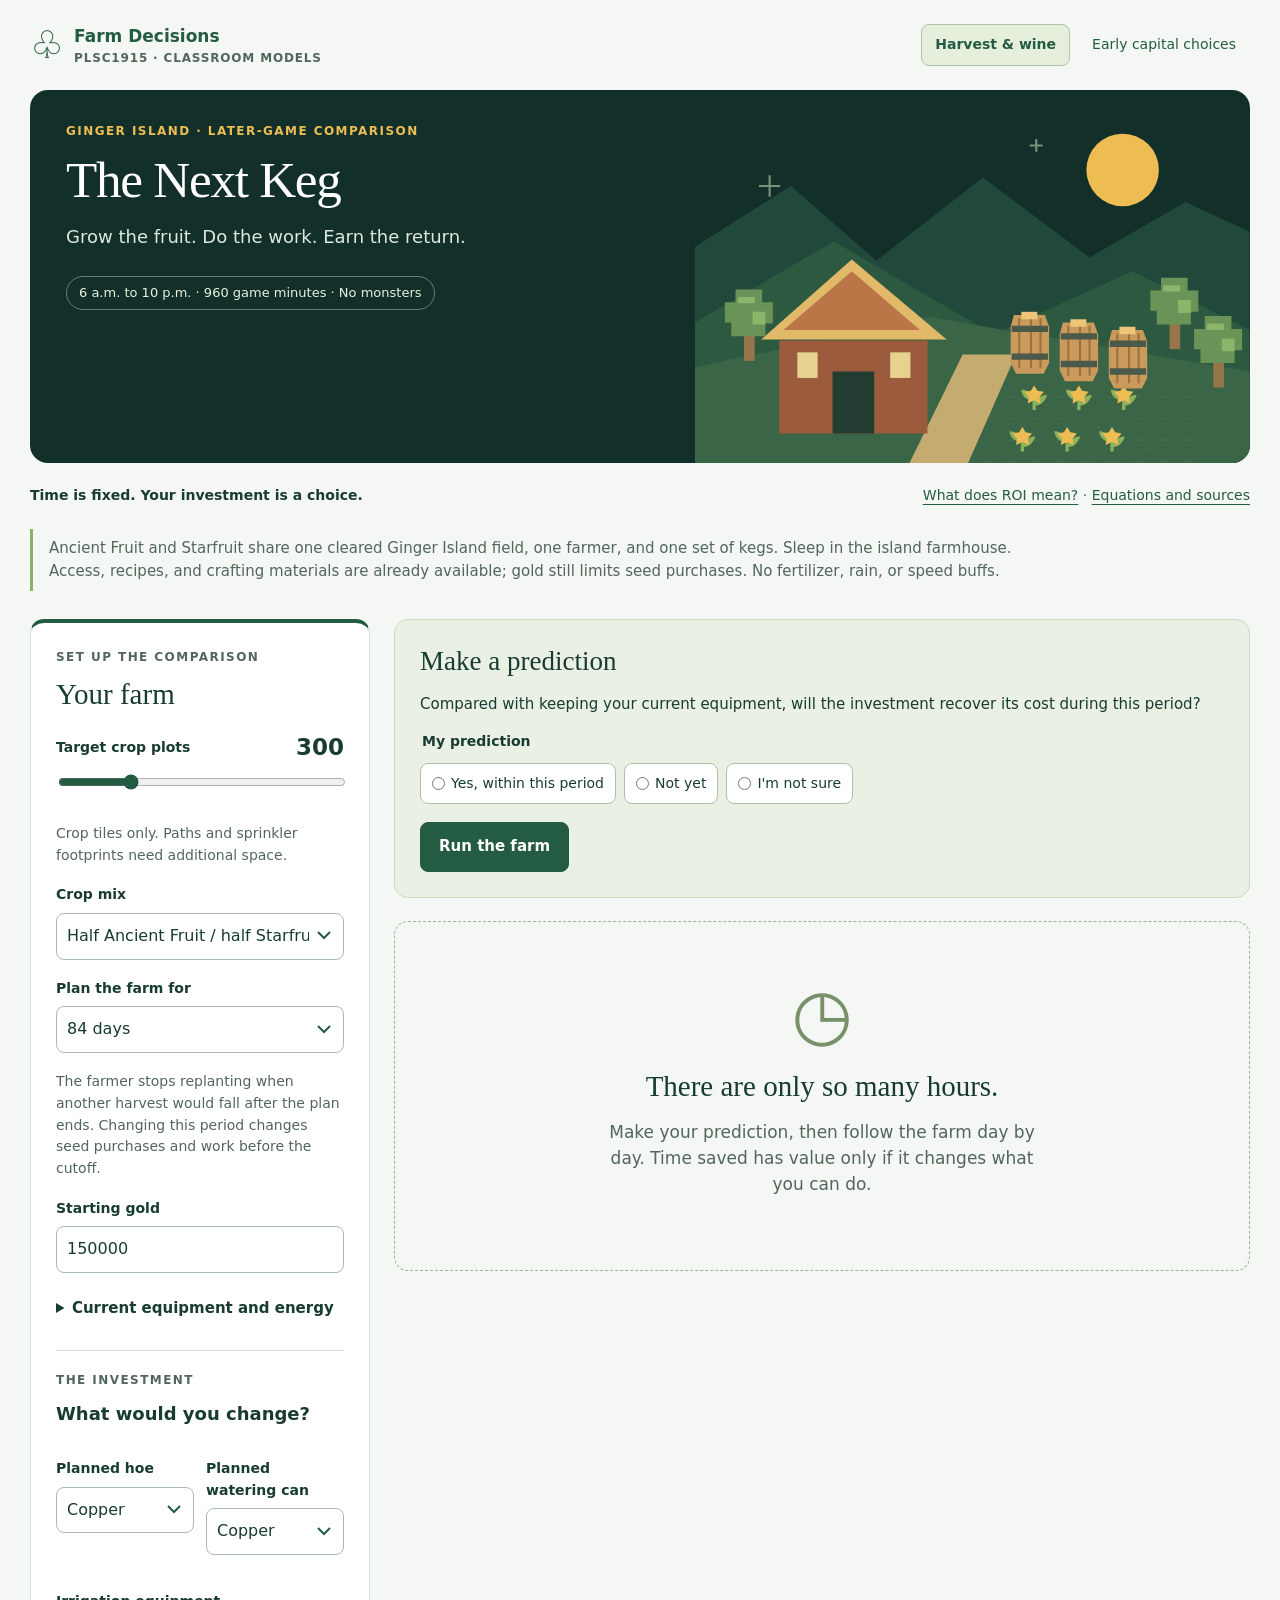
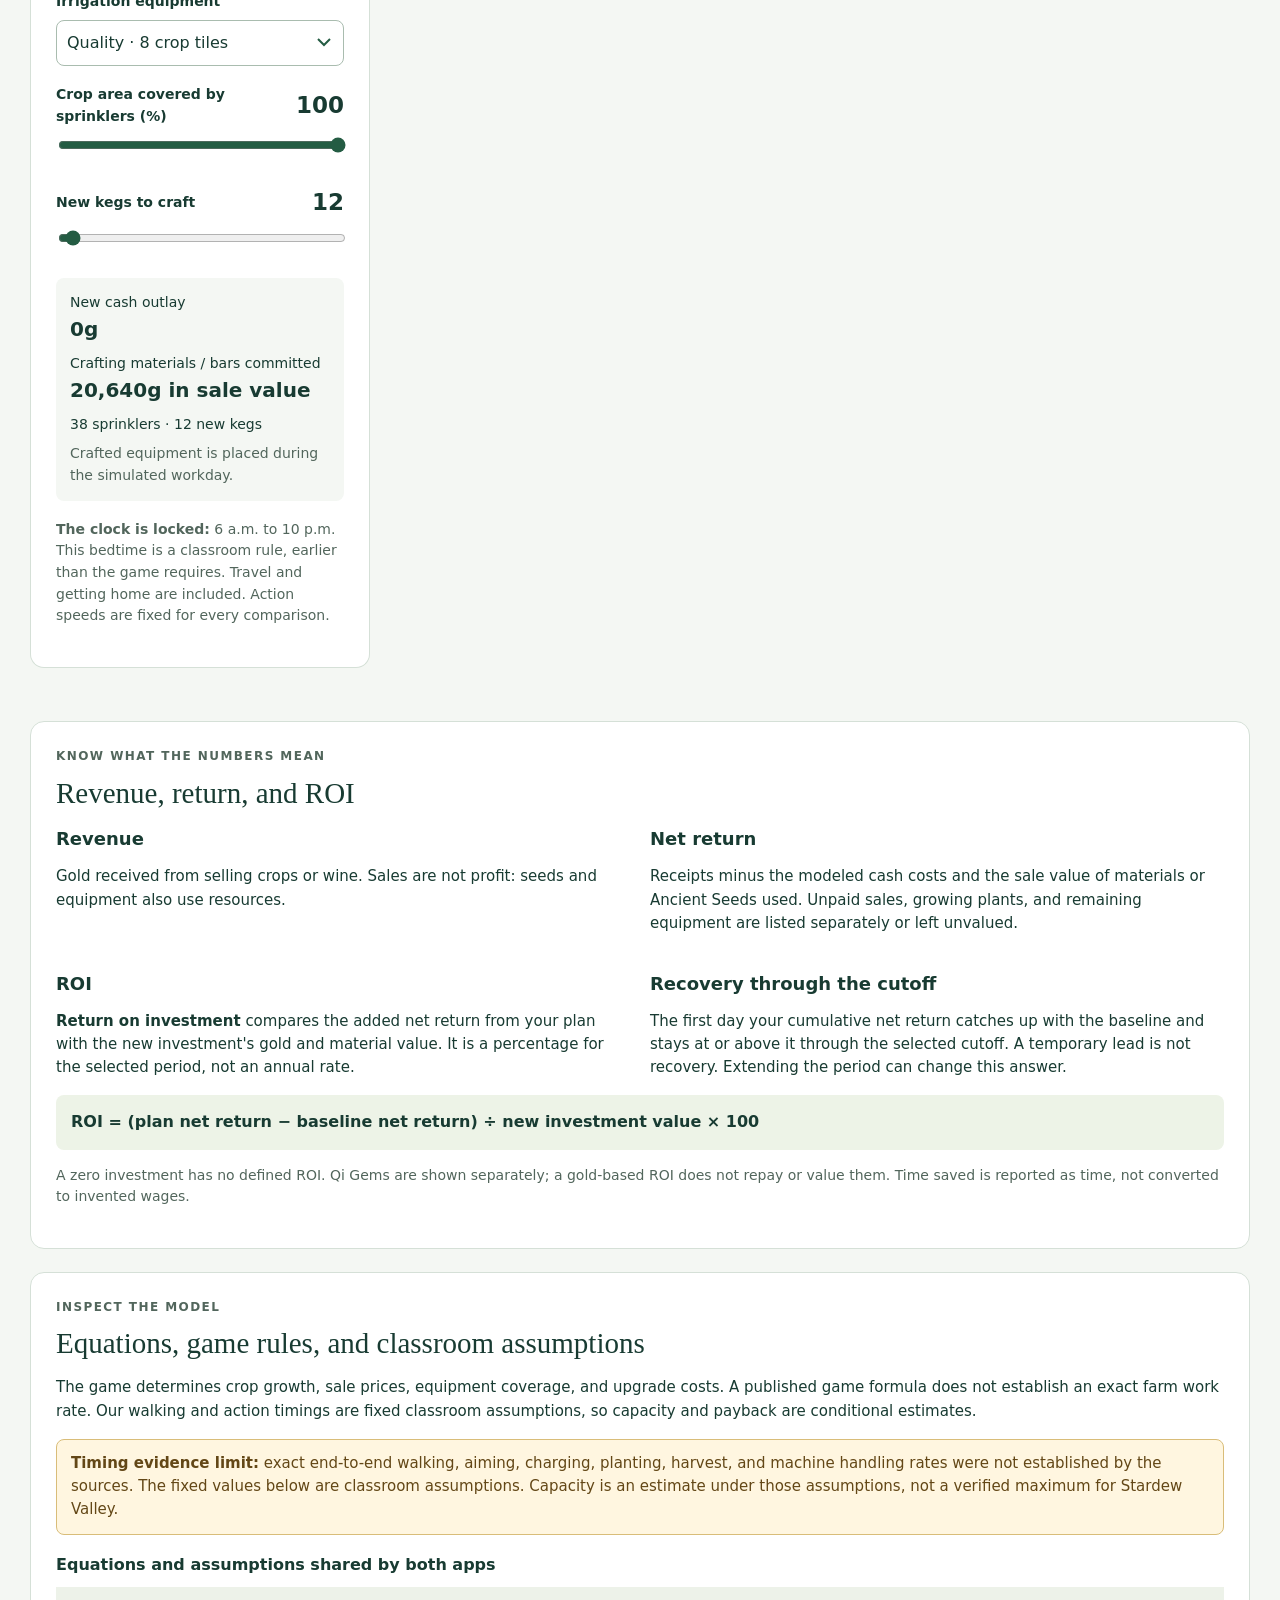
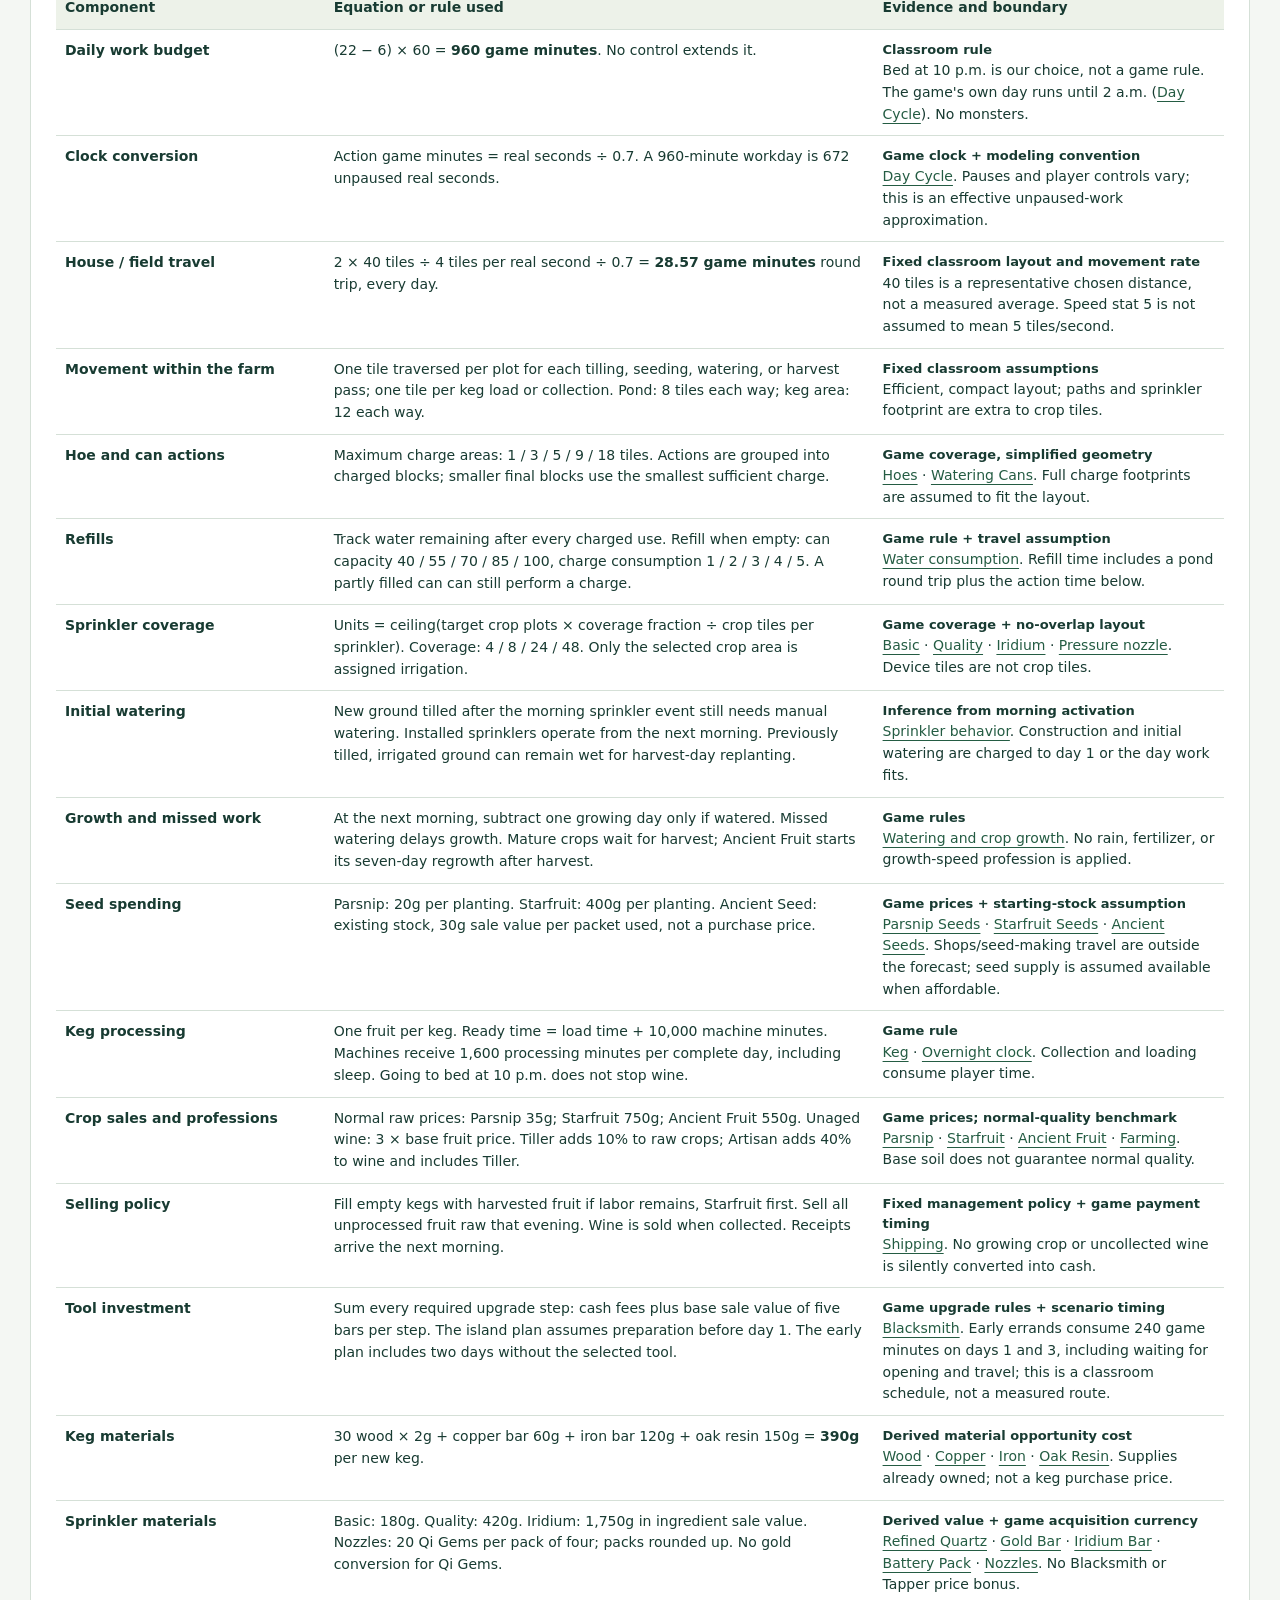
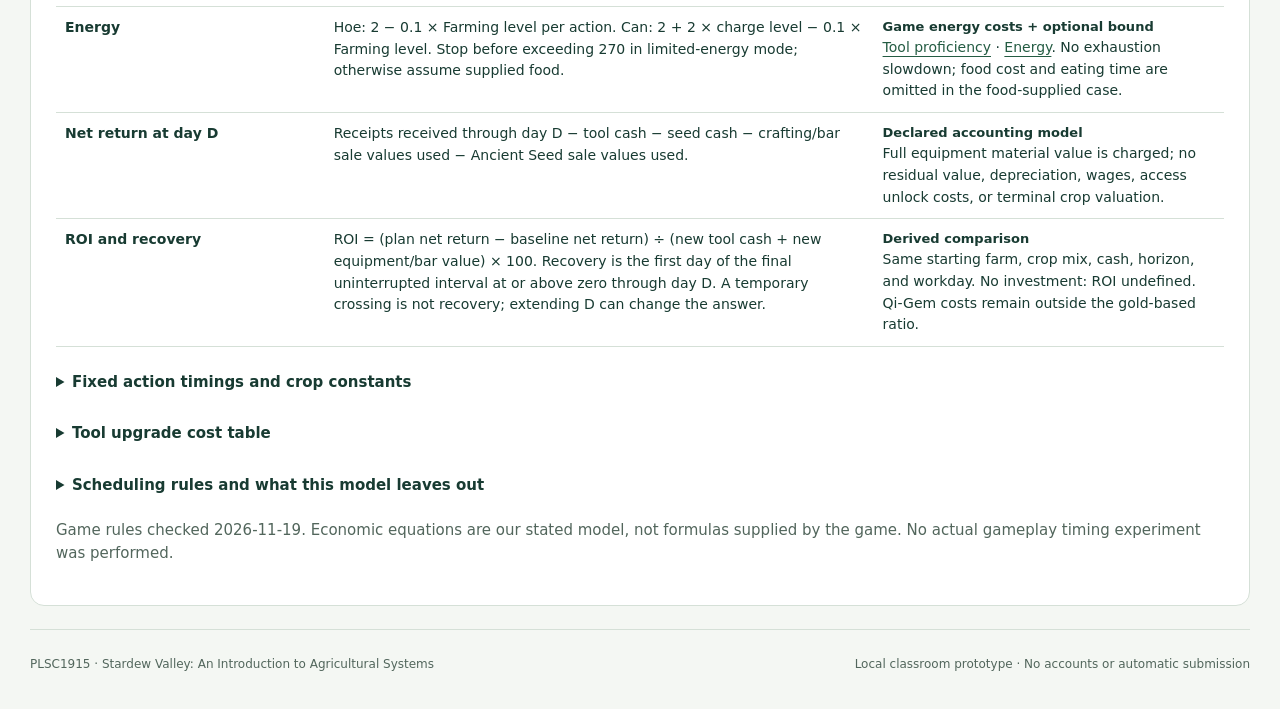
<file: index.html>
<!doctype html>
<html lang="en"><head><meta charset="utf-8"><meta name="viewport" content="width=device-width, initial-scale=1"><meta name="description" content="PLSC1915 farm investment experiments with a fixed 6am to 10pm workday."><title>The Next Keg | PLSC1915</title><link rel="stylesheet" href="app.css"></head>
<body data-mode="island"><a class="skip" href="#experiment">Skip to the experiment</a><div class="wrap">
<header><a class="brand" href="index.html"><span class="sprout" aria-hidden="true">♧</span><span>Farm Decisions<small>PLSC1915 · Classroom models</small></span></a><nav aria-label="Apps"><a href="index.html" aria-current="page">Harvest &amp; wine</a><a href="early-game.html" >Early capital choices</a></nav></header>
<main><section class="hero"><div class="hero-copy"><p class="eyebrow">Ginger Island · Later-game comparison</p><h1>The Next Keg</h1><p>Grow the fruit. Do the work. Earn the return.</p><div class="day-badge">6 a.m. to 10 p.m. · 960 game minutes · No monsters</div></div><svg class="hero-art" viewBox="0 0 520 350" role="img" aria-label="An illustrated farm with a small barn, fruit plants, and wooden kegs" preserveAspectRatio="xMidYMid slice">
 <defs><pattern id="soil" width="24" height="20" patternUnits="userSpaceOnUse"><path d="M3 8h9m4 8h5" stroke="#42694a" stroke-width="2"/></pattern><g id="tree"><rect x="18" y="46" width="10" height="27" fill="#97754a"/><path d="M6 37h-6V18h10V6h25v12h10v20h-7v12H6z" fill="#6a9358"/><path d="M12 19h16v-6H12zm14 20h12V27H26z" fill="#8cb56c"/></g><g id="barrel"><path d="M3 6h29l4 11v34l-5 10H5L0 51V17z" fill="#c99a5b"/><path d="M8 9v47m11-47v47m9-47v47" stroke="#9c733e" stroke-width="2"/><path d="M1 19h34M1 45h34" stroke="#4a5949" stroke-width="6"/><rect x="10" y="3" width="15" height="7" fill="#efc57a"/></g><g id="art-crop"><path d="M12 23V6" stroke="#8bb35e" stroke-width="3"/><path d="M12 14C0 14 0 4 0 4c10 0 12 10 12 10m0 5c10 0 12-10 12-10-10 0-12 10-12 10" fill="#90b15b"/><path d="m12 0 3 5 6 1-4 5 1 6-6-3-6 3 1-6-4-5 6-1z" fill="#edbd54"/></g></defs>
 <circle cx="401" cy="75" r="34" fill="#edbd54"/><path d="M0 147 90 90l80 70 100-78 100 75 90-52 60 28v217H0z" fill="#20483b"/><path d="M0 218 130 142l150 87 130-59 110 55v125H0z" fill="#2e5941"/><path d="M0 260 220 213 520 264v86H0z" fill="#3a6547"/><path d="M201 350 251 248h50l-45 102" fill="#c4ac70"/>
 <path d="M79 235h139v87H79z" fill="#9d5b3d"/><path d="m62 234 85-75 89 75z" fill="#e1b969"/><path d="m83 225 64-55 64 55z" fill="#bb7647"/><path d="M129 322v-58h39v58" fill="#233c32"/><rect x="96" y="246" width="19" height="24" fill="#e4d28e"/><rect x="183" y="246" width="19" height="24" fill="#e4d28e"/>
 <use href="#tree" x="28" y="181"/><use href="#tree" x="427" y="170"/><use href="#tree" x="468" y="206"/>
 <path d="M286 280h180v70H270z" fill="url(#soil)"/><use href="#art-crop" x="306" y="277"/><use href="#art-crop" x="348" y="277"/><use href="#art-crop" x="390" y="277"/><use href="#art-crop" x="295" y="316"/><use href="#art-crop" x="337" y="316"/><use href="#art-crop" x="379" y="316"/>
 <use href="#barrel" x="296" y="205"/><use href="#barrel" x="342" y="212"/><use href="#barrel" x="388" y="219"/>
 <path d="M60 90h20m-10-10v20M314 52h12m-6-6v12" stroke="#75947a" stroke-width="2"/>
 </svg></section>
<div class="intro"><strong>Time is fixed. Your investment is a choice.</strong><span><a href="#definitions">What does ROI mean?</a> · <a href="#model-table">Equations and sources</a></span></div>
<p class="boundary" id="scenario-context"></p>
<div id="experiment" class="workspace"><section class="panel controls" aria-labelledby="farm-heading"><span class="eyebrow">Set up the comparison</span><h2 id="farm-heading">Your farm</h2><div id="controls"></div></section>
<div class="main-column"><section class="panel prediction"><h2>Make a prediction</h2><p>Compared with keeping your current equipment, will the investment recover its cost during this period?</p><fieldset><legend>My prediction</legend><div class="choices"><label><input type="radio" name="prediction" value="yes"> Yes, within this period</label><label><input type="radio" name="prediction" value="no"> Not yet</label><label><input type="radio" name="prediction" value="unsure"> I'm not sure</label></div></fieldset><button id="run" class="button">Run the farm</button><p id="status" role="status" class="status"></p><div id="errors" role="alert" hidden></div></section>
<div id="empty" class="empty"><span aria-hidden="true">◷</span><h2>There are only so many hours.</h2><p>Make your prediction, then follow the farm day by day. Time saved has value only if it changes what you can do.</p></div>
<section id="results" hidden aria-label="Simulation results"></section>
<section id="reflection" class="panel" hidden><span class="eyebrow">Make your case</span><h2>What would you invest in?</h2><label for="reason">Recommendation, evidence, and the limiting resource</label><textarea id="reason" placeholder="I would choose… The result that supports this is… The limiting resource is…"></textarea><label for="change">What would change your mind?</label><textarea id="change" placeholder="I would reconsider if…"></textarea><div class="actions"><button id="note" class="button secondary">Download my decision</button><button id="csv" class="button secondary">Download daily data</button></div><p class="small muted">Your writing stays in this page only. Download before closing. After changing inputs, rerun and review your explanation before downloading.</p></section>
</div></div>
<section id="definitions" class="panel definitions"><span class="eyebrow">Know what the numbers mean</span><h2>Revenue, return, and ROI</h2><div class="definition-grid"><div><h3>Revenue</h3><p>Gold received from selling crops or wine. Sales are not profit: seeds and equipment also use resources.</p></div><div><h3>Net return</h3><p>Receipts minus the modeled cash costs and the sale value of materials or Ancient Seeds used. Unpaid sales, growing plants, and remaining equipment are listed separately or left unvalued.</p></div><div><h3>ROI</h3><p><strong>Return on investment</strong> compares the added net return from your plan with the new investment's gold and material value. It is a percentage for the selected period, not an annual rate.</p></div><div><h3>Recovery through the cutoff</h3><p>The first day your cumulative net return catches up with the baseline and stays at or above it through the selected cutoff. A temporary lead is not recovery. Extending the period can change this answer.</p></div></div><p class="formula"><strong>ROI = (plan net return − baseline net return) ÷ new investment value × 100</strong></p><p class="small muted">A zero investment has no defined ROI. Qi Gems are shown separately; a gold-based ROI does not repay or value them. Time saved is reported as time, not converted to invented wages.</p></section>
<section id="model-table" class="panel model"><span class="eyebrow">Inspect the model</span><h2>Equations, game rules, and classroom assumptions</h2><p>The game determines crop growth, sale prices, equipment coverage, and upgrade costs. A published game formula does not establish an exact farm work rate. Our walking and action timings are fixed classroom assumptions, so capacity and payback are conditional estimates.</p><div id="model-content"></div></section>
</main><footer>PLSC1915 · Stardew Valley: An Introduction to Agricultural Systems<span>Local classroom prototype · No accounts or automatic submission</span></footer></div>
<noscript><p>This app needs JavaScript. Use the accompanying Markdown instructor guide for a paper-based activity.</p></noscript><script src="farm-model.js"></script><script src="app.js"></script></body></html>
</file>
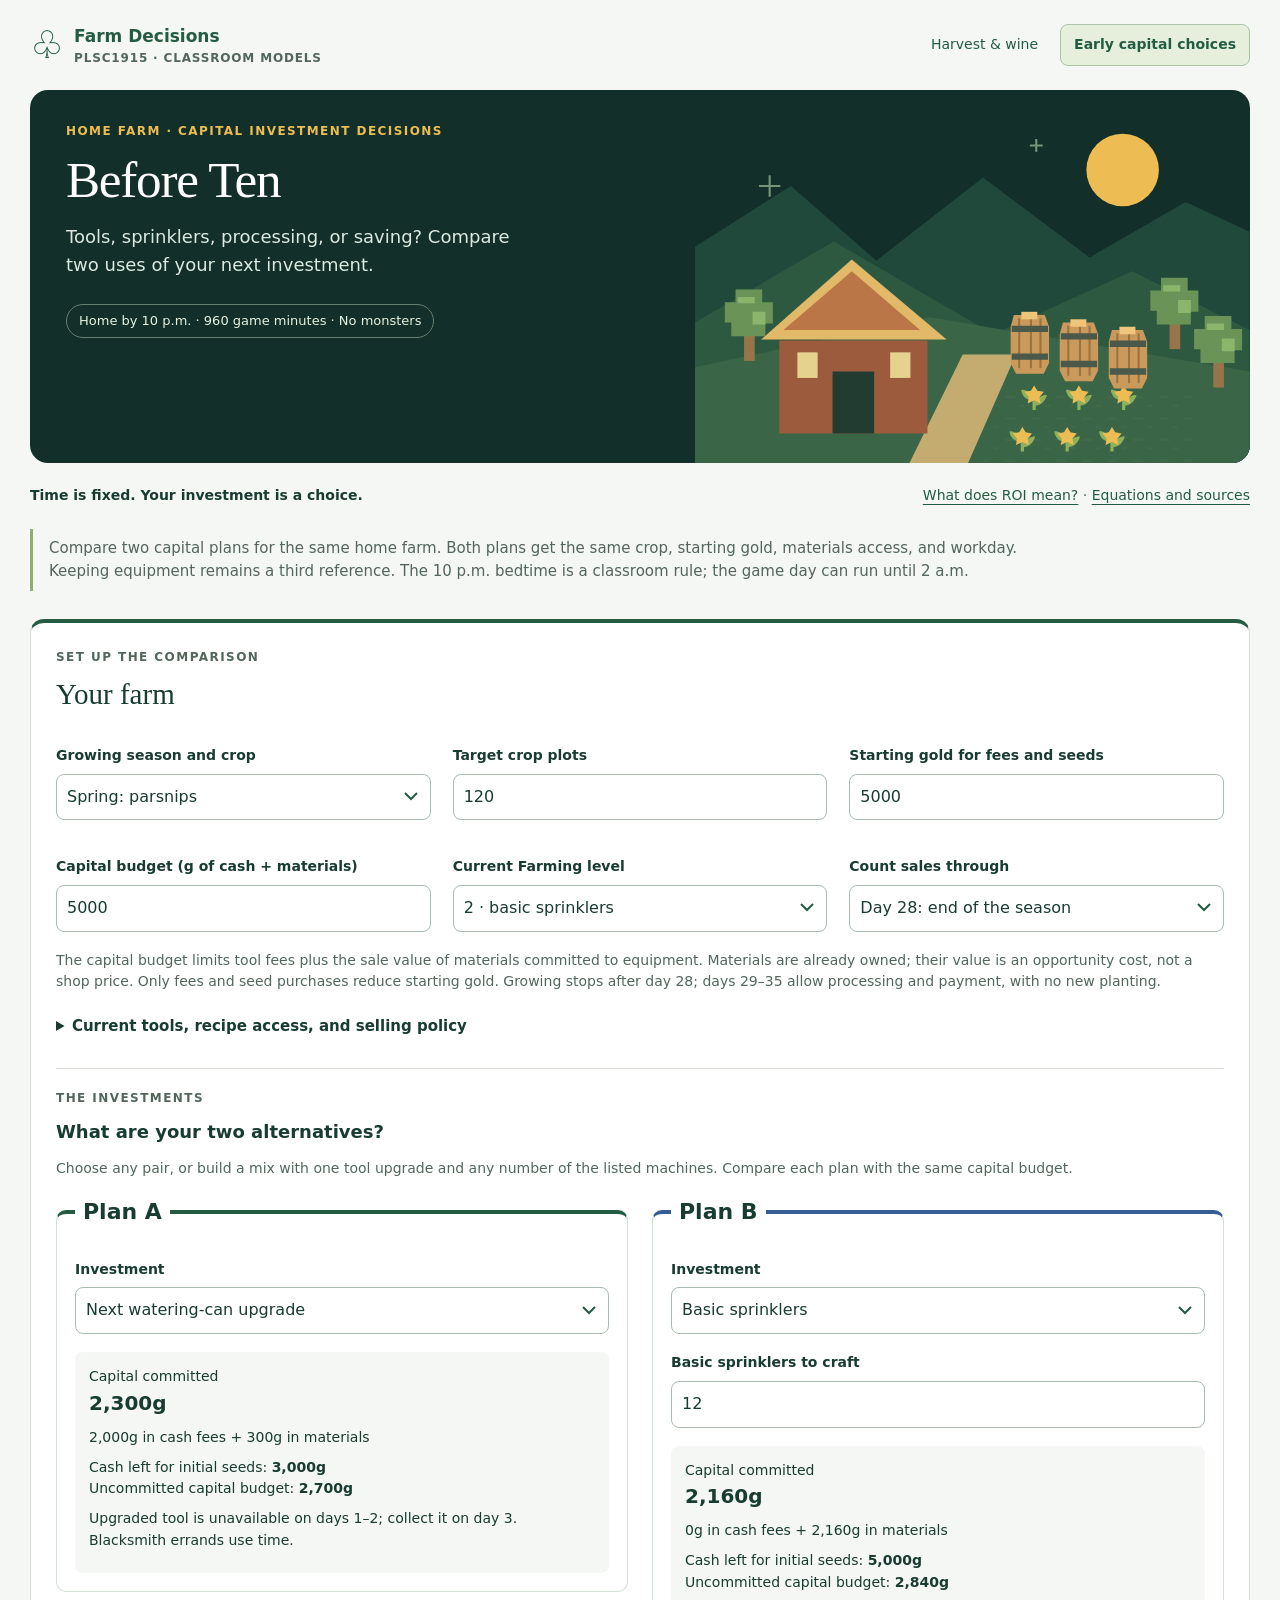
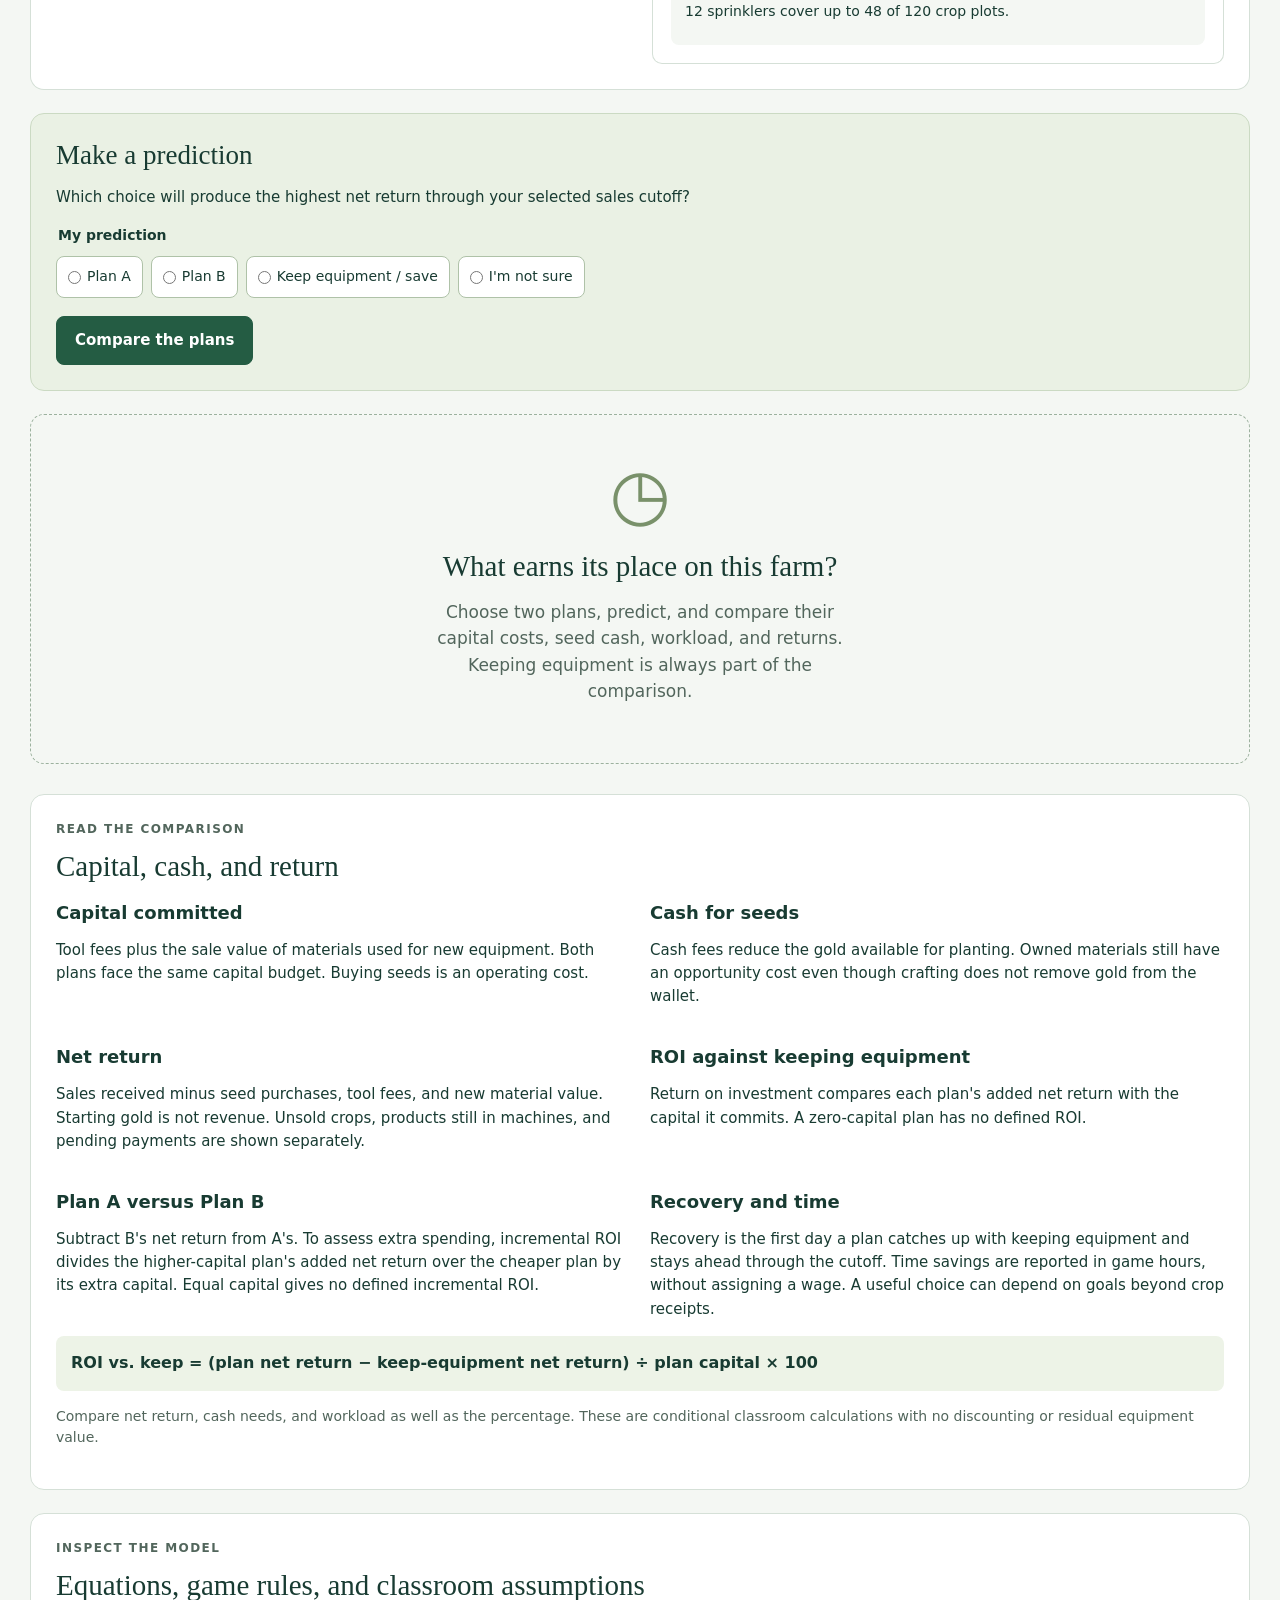
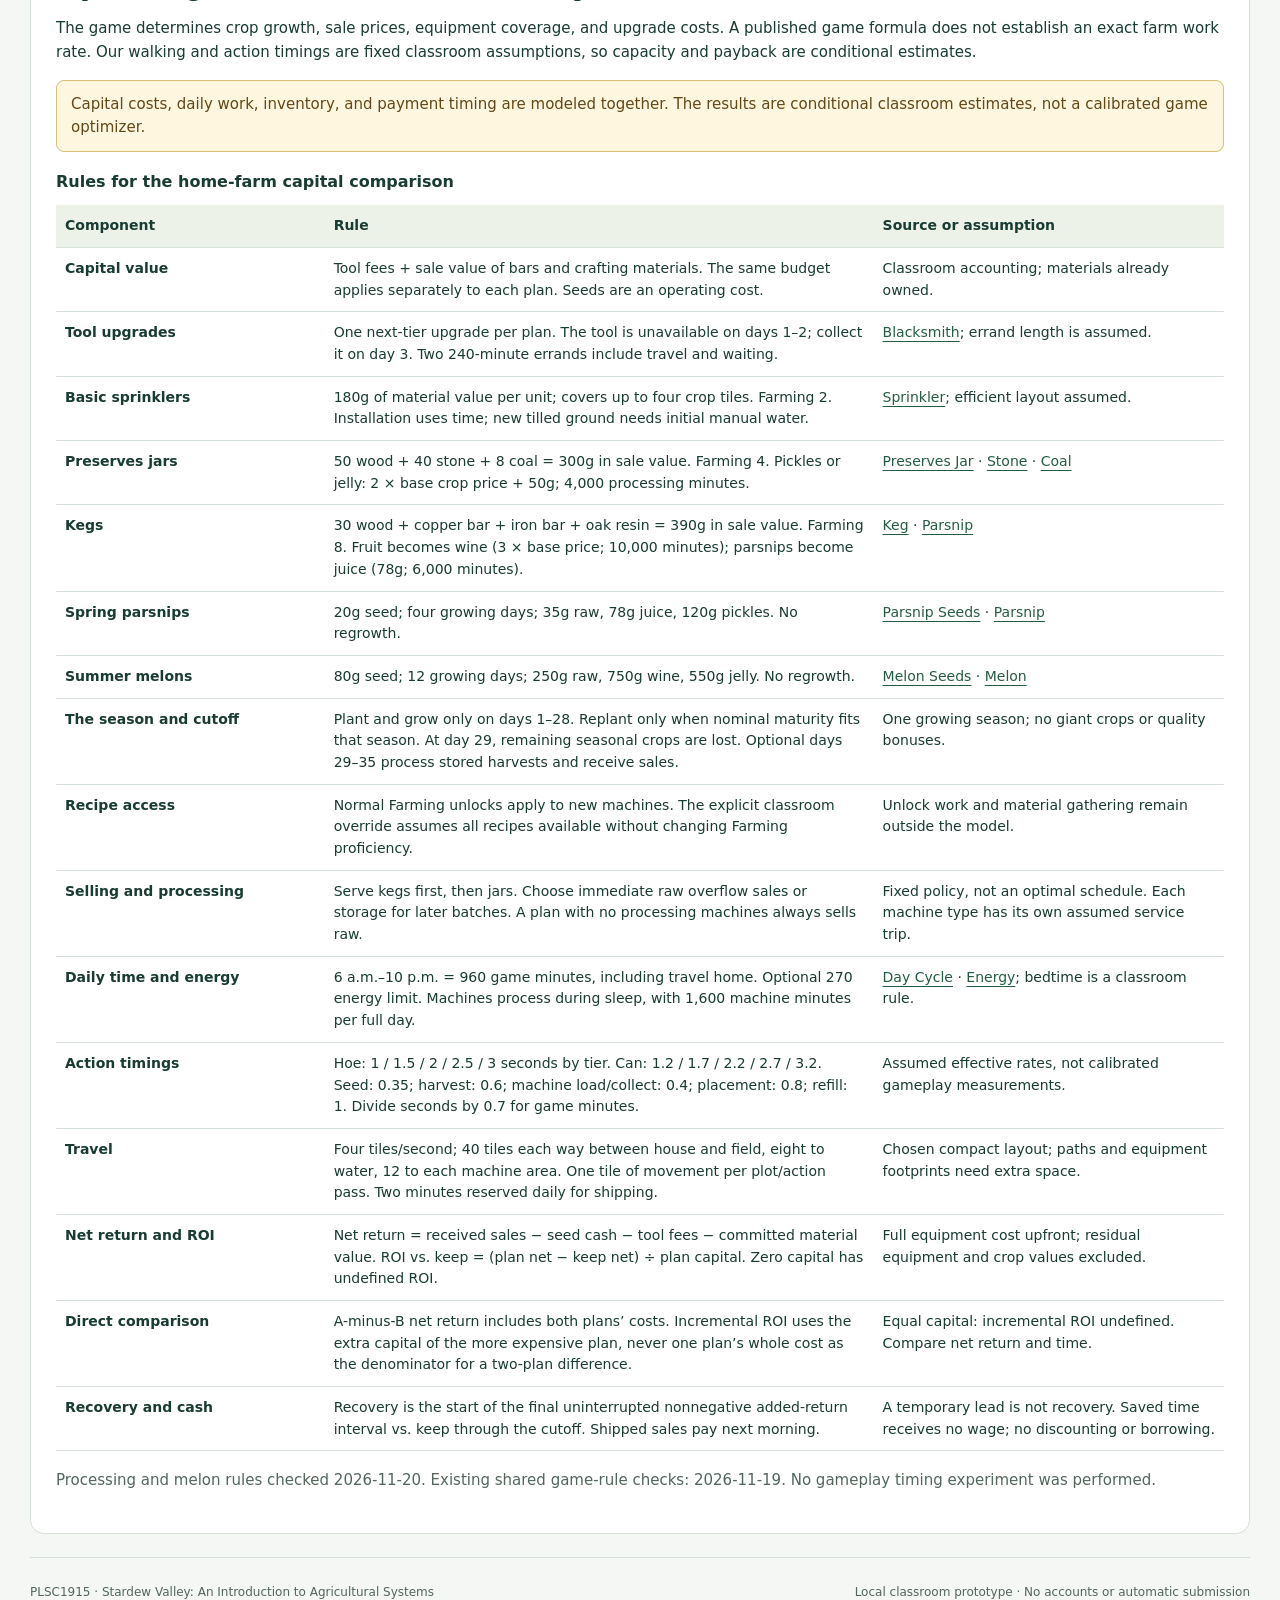
<file: early-game.html>
<!doctype html>
<html lang="en"><head><meta charset="utf-8"><meta name="viewport" content="width=device-width, initial-scale=1"><meta name="description" content="PLSC1915 farm investment experiments with a fixed 6am to 10pm workday."><title>Before Ten | PLSC1915</title><link rel="stylesheet" href="app.css"></head>
<body data-mode="early"><a class="skip" href="#experiment">Skip to the experiment</a><div class="wrap">
<header><a class="brand" href="index.html"><span class="sprout" aria-hidden="true">♧</span><span>Farm Decisions<small>PLSC1915 · Classroom models</small></span></a><nav aria-label="Apps"><a href="index.html" >Harvest &amp; wine</a><a href="early-game.html" aria-current="page">Early capital choices</a></nav></header>
<main><section class="hero"><div class="hero-copy"><p class="eyebrow">Home farm · Capital investment decisions</p><h1>Before Ten</h1><p>Tools, sprinklers, processing, or saving? Compare two uses of your next investment.</p><div class="day-badge">Home by 10 p.m. · 960 game minutes · No monsters</div></div><svg class="hero-art" viewBox="0 0 520 350" role="img" aria-label="An illustrated farm with a small barn, fruit plants, and wooden kegs" preserveAspectRatio="xMidYMid slice">
 <defs><pattern id="soil" width="24" height="20" patternUnits="userSpaceOnUse"><path d="M3 8h9m4 8h5" stroke="#42694a" stroke-width="2"/></pattern><g id="tree"><rect x="18" y="46" width="10" height="27" fill="#97754a"/><path d="M6 37h-6V18h10V6h25v12h10v20h-7v12H6z" fill="#6a9358"/><path d="M12 19h16v-6H12zm14 20h12V27H26z" fill="#8cb56c"/></g><g id="barrel"><path d="M3 6h29l4 11v34l-5 10H5L0 51V17z" fill="#c99a5b"/><path d="M8 9v47m11-47v47m9-47v47" stroke="#9c733e" stroke-width="2"/><path d="M1 19h34M1 45h34" stroke="#4a5949" stroke-width="6"/><rect x="10" y="3" width="15" height="7" fill="#efc57a"/></g><g id="art-crop"><path d="M12 23V6" stroke="#8bb35e" stroke-width="3"/><path d="M12 14C0 14 0 4 0 4c10 0 12 10 12 10m0 5c10 0 12-10 12-10-10 0-12 10-12 10" fill="#90b15b"/><path d="m12 0 3 5 6 1-4 5 1 6-6-3-6 3 1-6-4-5 6-1z" fill="#edbd54"/></g></defs>
 <circle cx="401" cy="75" r="34" fill="#edbd54"/><path d="M0 147 90 90l80 70 100-78 100 75 90-52 60 28v217H0z" fill="#20483b"/><path d="M0 218 130 142l150 87 130-59 110 55v125H0z" fill="#2e5941"/><path d="M0 260 220 213 520 264v86H0z" fill="#3a6547"/><path d="M201 350 251 248h50l-45 102" fill="#c4ac70"/>
 <path d="M79 235h139v87H79z" fill="#9d5b3d"/><path d="m62 234 85-75 89 75z" fill="#e1b969"/><path d="m83 225 64-55 64 55z" fill="#bb7647"/><path d="M129 322v-58h39v58" fill="#233c32"/><rect x="96" y="246" width="19" height="24" fill="#e4d28e"/><rect x="183" y="246" width="19" height="24" fill="#e4d28e"/>
 <use href="#tree" x="28" y="181"/><use href="#tree" x="427" y="170"/><use href="#tree" x="468" y="206"/>
 <path d="M286 280h180v70H270z" fill="url(#soil)"/><use href="#art-crop" x="306" y="277"/><use href="#art-crop" x="348" y="277"/><use href="#art-crop" x="390" y="277"/><use href="#art-crop" x="295" y="316"/><use href="#art-crop" x="337" y="316"/><use href="#art-crop" x="379" y="316"/>
 <use href="#barrel" x="296" y="205"/><use href="#barrel" x="342" y="212"/><use href="#barrel" x="388" y="219"/>
 <path d="M60 90h20m-10-10v20M314 52h12m-6-6v12" stroke="#75947a" stroke-width="2"/>
 </svg></section>
<div class="intro"><strong>Time is fixed. Your investment is a choice.</strong><span><a href="#definitions">What does ROI mean?</a> · <a href="#model-table">Equations and sources</a></span></div>
<p class="boundary" id="scenario-context"></p>
<div id="experiment" class="workspace"><section class="panel controls" aria-labelledby="farm-heading"><span class="eyebrow">Set up the comparison</span><h2 id="farm-heading">Your farm</h2><div id="controls"></div></section>
<div class="main-column"><section class="panel prediction"><h2>Make a prediction</h2><p>Which choice will produce the highest net return through your selected sales cutoff?</p><fieldset><legend>My prediction</legend><div class="choices"><label><input type="radio" name="prediction" value="A"> Plan A</label><label><input type="radio" name="prediction" value="B"> Plan B</label><label><input type="radio" name="prediction" value="keep"> Keep equipment / save</label><label><input type="radio" name="prediction" value="unsure"> I'm not sure</label></div></fieldset><button id="run" class="button">Compare the plans</button><p id="status" role="status" class="status"></p><div id="errors" role="alert" hidden></div></section>
<div id="empty" class="empty"><span aria-hidden="true">◷</span><h2>What earns its place on this farm?</h2><p>Choose two plans, predict, and compare their capital costs, seed cash, workload, and returns. Keeping equipment is always part of the comparison.</p></div>
<section id="results" hidden aria-label="Simulation results"></section>
<section id="reflection" class="panel" hidden><span class="eyebrow">Make your case</span><h2>What would you invest in?</h2><label for="reason">Recommendation, evidence, and the limiting resource</label><textarea id="reason" placeholder="I would choose… The result that supports this is… The limiting resource is…"></textarea><label for="change">What would change your mind?</label><textarea id="change" placeholder="I would reconsider if…"></textarea><div class="actions"><button id="note" class="button secondary">Download my decision</button><button id="csv" class="button secondary">Download daily data</button></div><p class="small muted">Your writing stays in this page only. Download before closing. After changing inputs, rerun and review your explanation before downloading.</p></section>
</div></div>
<section id="definitions" class="panel definitions"><span class="eyebrow">Read the comparison</span><h2>Capital, cash, and return</h2><div class="definition-grid">
<div><h3>Capital committed</h3><p>Tool fees plus the sale value of materials used for new equipment. Both plans face the same capital budget. Buying seeds is an operating cost.</p></div>
<div><h3>Cash for seeds</h3><p>Cash fees reduce the gold available for planting. Owned materials still have an opportunity cost even though crafting does not remove gold from the wallet.</p></div>
<div><h3>Net return</h3><p>Sales received minus seed purchases, tool fees, and new material value. Starting gold is not revenue. Unsold crops, products still in machines, and pending payments are shown separately.</p></div>
<div><h3>ROI against keeping equipment</h3><p>Return on investment compares each plan's added net return with the capital it commits. A zero-capital plan has no defined ROI.</p></div>
<div><h3>Plan A versus Plan B</h3><p>Subtract B's net return from A's. To assess extra spending, incremental ROI divides the higher-capital plan's added net return over the cheaper plan by its extra capital. Equal capital gives no defined incremental ROI.</p></div>
<div><h3>Recovery and time</h3><p>Recovery is the first day a plan catches up with keeping equipment and stays ahead through the cutoff. Time savings are reported in game hours, without assigning a wage. A useful choice can depend on goals beyond crop receipts.</p></div>
</div><p class="formula"><strong>ROI vs. keep = (plan net return − keep-equipment net return) ÷ plan capital × 100</strong></p><p class="small muted">Compare net return, cash needs, and workload as well as the percentage. These are conditional classroom calculations with no discounting or residual equipment value.</p></section>
<section id="model-table" class="panel model"><span class="eyebrow">Inspect the model</span><h2>Equations, game rules, and classroom assumptions</h2><p>The game determines crop growth, sale prices, equipment coverage, and upgrade costs. A published game formula does not establish an exact farm work rate. Our walking and action timings are fixed classroom assumptions, so capacity and payback are conditional estimates.</p><div id="model-content"></div></section>
</main><footer>PLSC1915 · Stardew Valley: An Introduction to Agricultural Systems<span>Local classroom prototype · No accounts or automatic submission</span></footer></div>
<noscript><p>This app needs JavaScript. Use the accompanying Markdown instructor guide for a paper-based activity.</p></noscript><script src="farm-model.js"></script><script src="early-app.js"></script></body></html>
</file>
<file: app.css>
:root{color-scheme:light;--ink:#183b32;--green:#245c43;--deep:#122f29;--gold:#edbd54;--paper:#f4f7f3;--line:#d5e0d7;--muted:#52665c;--red:#943d32;--blue:#375d95}
*{box-sizing:border-box}html{scroll-behavior:smooth}body{margin:0;background:var(--paper);color:var(--ink);font:17px/1.55 system-ui,-apple-system,BlinkMacSystemFont,"Segoe UI",sans-serif}button,input,select,textarea{font:inherit}button,summary{cursor:pointer}button{touch-action:manipulation}a{color:var(--green);text-underline-offset:4px}.table-wrap:focus-visible,a:focus-visible,button:focus-visible,input:focus-visible,select:focus-visible,textarea:focus-visible,summary:focus-visible,[tabindex]:focus-visible{outline:3px solid #b86b12;outline-offset:4px}[hidden]{display:none!important}.wrap{max-width:1300px;margin:auto;padding:0 30px}.skip{position:absolute;top:-100px;left:20px;background:white;padding:10px;z-index:5}.skip:focus{top:10px}header{min-height:90px;display:flex;justify-content:space-between;align-items:center;gap:20px}.brand{display:flex;gap:10px;align-items:center;font-weight:750;text-decoration:none}.brand small{display:block;font-size:12px;letter-spacing:.07em;text-transform:uppercase;color:var(--muted)}.sprout{font-size:38px}nav{display:flex;gap:8px}nav a{font-size:14px;padding:9px 13px;text-decoration:none;border:1px solid transparent;border-radius:8px}nav a[aria-current=page]{background:#e5efdc;border-color:#adc3aa;font-weight:650}.hero{background:var(--deep);color:white;border-radius:18px;display:grid;grid-template-columns:1.2fr 1fr;overflow:hidden;min-height:265px}.hero-copy{padding:32px 12px 32px 36px}.eyebrow{font-size:12px;letter-spacing:.12em;text-transform:uppercase;font-weight:750;color:var(--muted);display:block;margin:0 0 10px}.hero .eyebrow{color:var(--gold)}h1{font:normal clamp(36px,4vw,54px)/1.12 Georgia,serif;letter-spacing:-.025em;margin:10px 0 15px}.hero p:not(.eyebrow){font-size:18px;color:#dce9df;max-width:470px}.hero-art{height:100%;width:100%;min-height:265px}.day-badge{display:inline-block;margin-top:10px;border:1px solid #66806f;border-radius:30px;padding:6px 12px;color:#e6f2df;font-size:13px}.intro{display:flex;justify-content:space-between;gap:20px;margin:22px 0;font-size:14px}.intro span{color:var(--muted)}.boundary{border-left:3px solid #8bb16d;padding:8px 16px;color:var(--muted);font-size:15px;max-width:1050px;margin:0 0 28px}.workspace{display:grid;grid-template-columns:340px minmax(0,1fr);gap:24px;align-items:start}.workspace>*{min-width:0}.panel{background:white;border:1px solid var(--line);border-radius:14px;padding:25px;margin-bottom:23px}.controls{border-top:4px solid var(--green)}h2{font:normal 29px/1.2 Georgia,serif;margin:0 0 15px}h3{font-size:18px;margin:0 0 12px}p{margin:0 0 15px}.small{font-size:14px}.muted{color:var(--muted)}.field{margin:18px 0}label{display:block;font-size:14px;font-weight:650;margin:0 0 7px}.control-head{display:flex;justify-content:space-between;align-items:center;gap:10px}.control-head label{margin:0}.control-head output{font-size:23px;font-weight:700;font-variant-numeric:tabular-nums}input[type=range]{accent-color:var(--green);width:100%;height:30px}input[type=number],select,textarea{border:1px solid #a9bcaf;border-radius:8px;padding:10px;background:white;color:var(--ink);font-size:16px;width:100%}select{appearance:none;padding-right:34px;background-image:url("data:image/svg+xml,%3Csvg xmlns='http://www.w3.org/2000/svg' width='14' height='10'%3E%3Cpath d='M1 1l6 6 6-6' fill='none' stroke='%23245c43' stroke-width='2'/%3E%3C/svg%3E");background-position:right 12px center;background-repeat:no-repeat}textarea{min-height:100px;resize:vertical;line-height:1.5;margin-bottom:16px}.two-fields{display:grid;grid-template-columns:1fr 1fr;gap:12px}.two-fields .field{min-width:0}details{margin:16px 0}summary{font-size:15px;font-weight:650;padding:6px 0}details p{margin-top:12px}.divider{border-top:1px solid var(--line);padding-top:20px;margin-top:24px}.cost-box{background:var(--paper);border-radius:8px;padding:14px;font-size:14px}.cost-box strong{font-size:20px;display:block}.cost-box p{margin-bottom:8px}.prediction{background:#eaf1e4;border-color:#cbdac3}.prediction h2{font-size:27px}.prediction p{font-size:15px}fieldset{border:0;padding:0;margin:0;min-width:0}legend{font-size:14px;font-weight:650}.choices{display:flex;gap:8px;flex-wrap:wrap;margin:10px 0 18px}.choices label{display:flex;gap:6px;align-items:center;border:1px solid #afc2a8;border-radius:8px;background:white;padding:9px 11px;font-size:14px;font-weight:500;margin:0;cursor:pointer}.choices label:has(input:checked){background:var(--deep);color:white;border-color:var(--deep)}.choices input{accent-color:var(--green);margin:0}.button{border:1px solid var(--green);background:var(--green);color:white;padding:12px 18px;border-radius:8px;font-size:15px;font-weight:650;min-height:46px}.button:hover{background:var(--deep)}.button.secondary{color:var(--green);background:white}.button:disabled{opacity:.5;cursor:not-allowed}.actions{display:flex;gap:10px;flex-wrap:wrap;margin:16px 0}.status{font-size:14px;margin:12px 0 0}.status:empty{display:none}#errors{color:var(--red);font-size:15px;margin-top:14px}.empty{min-height:350px;border:1px dashed #9cb19e;border-radius:14px;text-align:center;display:flex;flex-direction:column;align-items:center;justify-content:center;padding:35px}.empty>span{font-size:70px;line-height:1;margin-bottom:20px;color:#79916a}.empty p{max-width:440px;color:var(--muted)}.metrics{display:grid;grid-template-columns:repeat(3,1fr);gap:15px;margin:20px 0;padding:18px 0;border-block:1px solid var(--line)}.metric span{display:block;font-size:14px;color:var(--muted)}.metric strong{display:block;font-size:27px;font-variant-numeric:tabular-nums;margin:4px 0}.metric small{display:block;font-size:13px;color:var(--muted)}.positive{color:var(--green)}.negative{color:var(--red)}.tag{font-size:12px;background:#edf3e6;padding:5px 9px;border-radius:5px;display:inline-block}.result-top{display:flex;align-items:start;justify-content:space-between;gap:18px}.result-top h2{font-size:30px}.warn{background:#fff6e0;border:1px solid #d9bd79;border-radius:8px;padding:12px 14px;font-size:14px;margin:16px 0;color:#634716}.table-wrap{overflow-x:auto;margin:18px 0}table{border-collapse:collapse;width:100%;font-size:14px;font-variant-numeric:tabular-nums}caption{text-align:left;font-weight:650;margin-bottom:10px;font-size:16px}th,td{border-bottom:1px solid var(--line);padding:10px 9px;text-align:right;vertical-align:top}th:first-child,td:first-child{text-align:left}thead{background:#edf2e9}tbody tr.highlight{background:#edf4e7;font-weight:650}.compact th,.compact td{white-space:nowrap}.comparison-table th:first-child{min-width:150px}.chart{margin-top:22px;border-top:1px solid var(--line);padding-top:20px}.chart svg{display:block;width:100%;height:auto}.bar-row{display:grid;grid-template-columns:115px minmax(0,1fr) 68px;gap:10px;align-items:center;font-size:14px;margin:9px 0}.bar-track{height:14px;background:#edf2e9;border-radius:3px;overflow:hidden}.bar-fill{height:100%;background:#54805a;min-width:1px}.bar-row b{text-align:right;font-size:14px;font-variant-numeric:tabular-nums}.work-summary{display:grid;grid-template-columns:1fr 1fr;gap:12px;margin:15px 0}.work-summary>div{background:var(--paper);padding:12px;border-radius:8px;font-size:14px}.work-summary strong{font-size:24px;display:block}.definitions{margin-top:30px}.definition-grid{display:grid;grid-template-columns:repeat(2,1fr);gap:20px}.definition-grid p{font-size:15px}.formula{background:#edf3e7;padding:15px;border-radius:8px;font-size:16px}.model table{table-layout:fixed}.model td,.model th{text-align:left;overflow-wrap:anywhere}.model td:first-child,.model th:first-child{width:23%}.model td:nth-child(2),.model th:nth-child(2){width:47%}.model td:nth-child(3),.model th:nth-child(3){width:30%}.source-type{font-weight:650;display:block;font-size:13px}.model p,.model li{font-size:15px}.model li{margin:8px 0}.model ul,.model ol{padding-left:22px}.source-links{line-height:2;font-size:14px}.spinner{display:inline-block;width:15px;height:15px;border:2px solid white;border-right-color:transparent;border-radius:50%;animation:spin .7s linear infinite;margin-right:8px}@keyframes spin{to{transform:rotate(360deg)}}footer{border-top:1px solid var(--line);display:flex;justify-content:space-between;gap:20px;padding:25px 0 35px;font-size:12px;color:var(--muted)}
@media(max-width:1100px){.workspace{grid-template-columns:310px minmax(0,1fr)}.panel{padding:20px}.metric strong{font-size:23px}.hero-copy{padding:28px}.wrap{padding:0 22px}}
@media(max-width:800px){.wrap{padding:0 16px}header{min-height:100px;gap:10px}.brand{font-size:14px}.brand small{font-size:10px}.sprout{font-size:29px}nav{gap:0}nav a{font-size:13px;padding:8px}.hero{display:block}.hero-copy{padding:27px}.hero-art{height:130px;min-height:0;display:block}.hero h1{font-size:40px}.hero p:not(.eyebrow){font-size:16px}.day-badge{font-size:12px}.intro{display:block}.intro span{display:block;margin-top:8px}.workspace{grid-template-columns:minmax(0,1fr)}.panel{padding:20px}.metrics{gap:10px}.metric strong{font-size:22px}.result-top{display:block}.result-top .tag{margin-bottom:10px}.definition-grid{grid-template-columns:1fr;gap:5px}.model table{table-layout:auto;min-width:650px}.model td:first-child,.model th:first-child{width:22%}.model td:nth-child(2),.model th:nth-child(2){width:48%}.model td:nth-child(3),.model th:nth-child(3){width:30%}.bar-row{grid-template-columns:105px minmax(0,1fr) 60px;gap:8px}.bar-row b{font-size:13px}.work-summary{grid-template-columns:1fr}footer{display:block}footer span{display:block;margin-top:6px}}
@media(max-width:390px){.metric strong{font-size:20px}.metric span{font-size:14px}.two-fields{grid-template-columns:1fr}.hero h1{font-size:36px}}
@media(prefers-reduced-motion:reduce){html{scroll-behavior:auto}.spinner{animation:none}}
@media print{header,nav,.hero-art,.controls,.prediction,.empty,.actions,footer{display:none!important}.hero{background:white;color:var(--ink);min-height:0}.hero-copy{padding:0}.hero p:not(.eyebrow),.hero .eyebrow{color:var(--ink)}.workspace{display:block}.wrap{padding:0}.panel{border:0;padding:12px 0}.model details{display:block}.chart,.metrics{break-inside:avoid}body{font-size:12px}}

body[data-mode=early] .workspace{display:block}
.capital-farm-grid{display:grid;grid-template-columns:repeat(3,minmax(0,1fr));gap:0 22px}
.capital-plan-grid{display:grid;grid-template-columns:repeat(2,minmax(0,1fr));gap:24px;align-items:start}
.capital-plan{border:1px solid var(--line);border-top:4px solid var(--green);padding:18px;border-radius:10px;min-width:0}
.capital-plan:nth-child(2){border-top-color:var(--blue)}
.capital-plan legend{padding:0 8px;font-size:22px;font-weight:700}
.capital-plan .field{margin:12px 0 18px}
.capital-plan .cost-box strong.small{font-size:14px}
.capital-table{min-width:680px}
.capital-table th:first-child{width:36%}
.capital-table td{width:21.33%}
.capital-plan-grid .warn{margin-top:0}
.capital-plan-grid .warn ul{padding-left:20px;margin:8px 0 0}
.capital-plan-grid .warn li{margin:6px 0}
.plan-key-a{color:var(--green);font-weight:650}
.plan-key-b{color:var(--blue);font-weight:650}
body[data-mode=early] .metrics{grid-template-columns:repeat(3,minmax(0,1fr))}
body[data-mode=early] .metric strong{overflow-wrap:anywhere}
@media(max-width:800px){.capital-farm-grid{grid-template-columns:repeat(2,minmax(0,1fr));gap:0 16px}.capital-plan-grid{grid-template-columns:minmax(0,1fr);gap:18px}}
@media(max-width:500px){.capital-farm-grid{grid-template-columns:minmax(0,1fr)}.capital-plan{padding:14px}.capital-plan legend{font-size:21px}body[data-mode=early] .metrics{grid-template-columns:minmax(0,1fr)}body[data-mode=early] .metric{padding:6px 0}body[data-mode=early] .hero-copy{padding:22px}}
</file>
